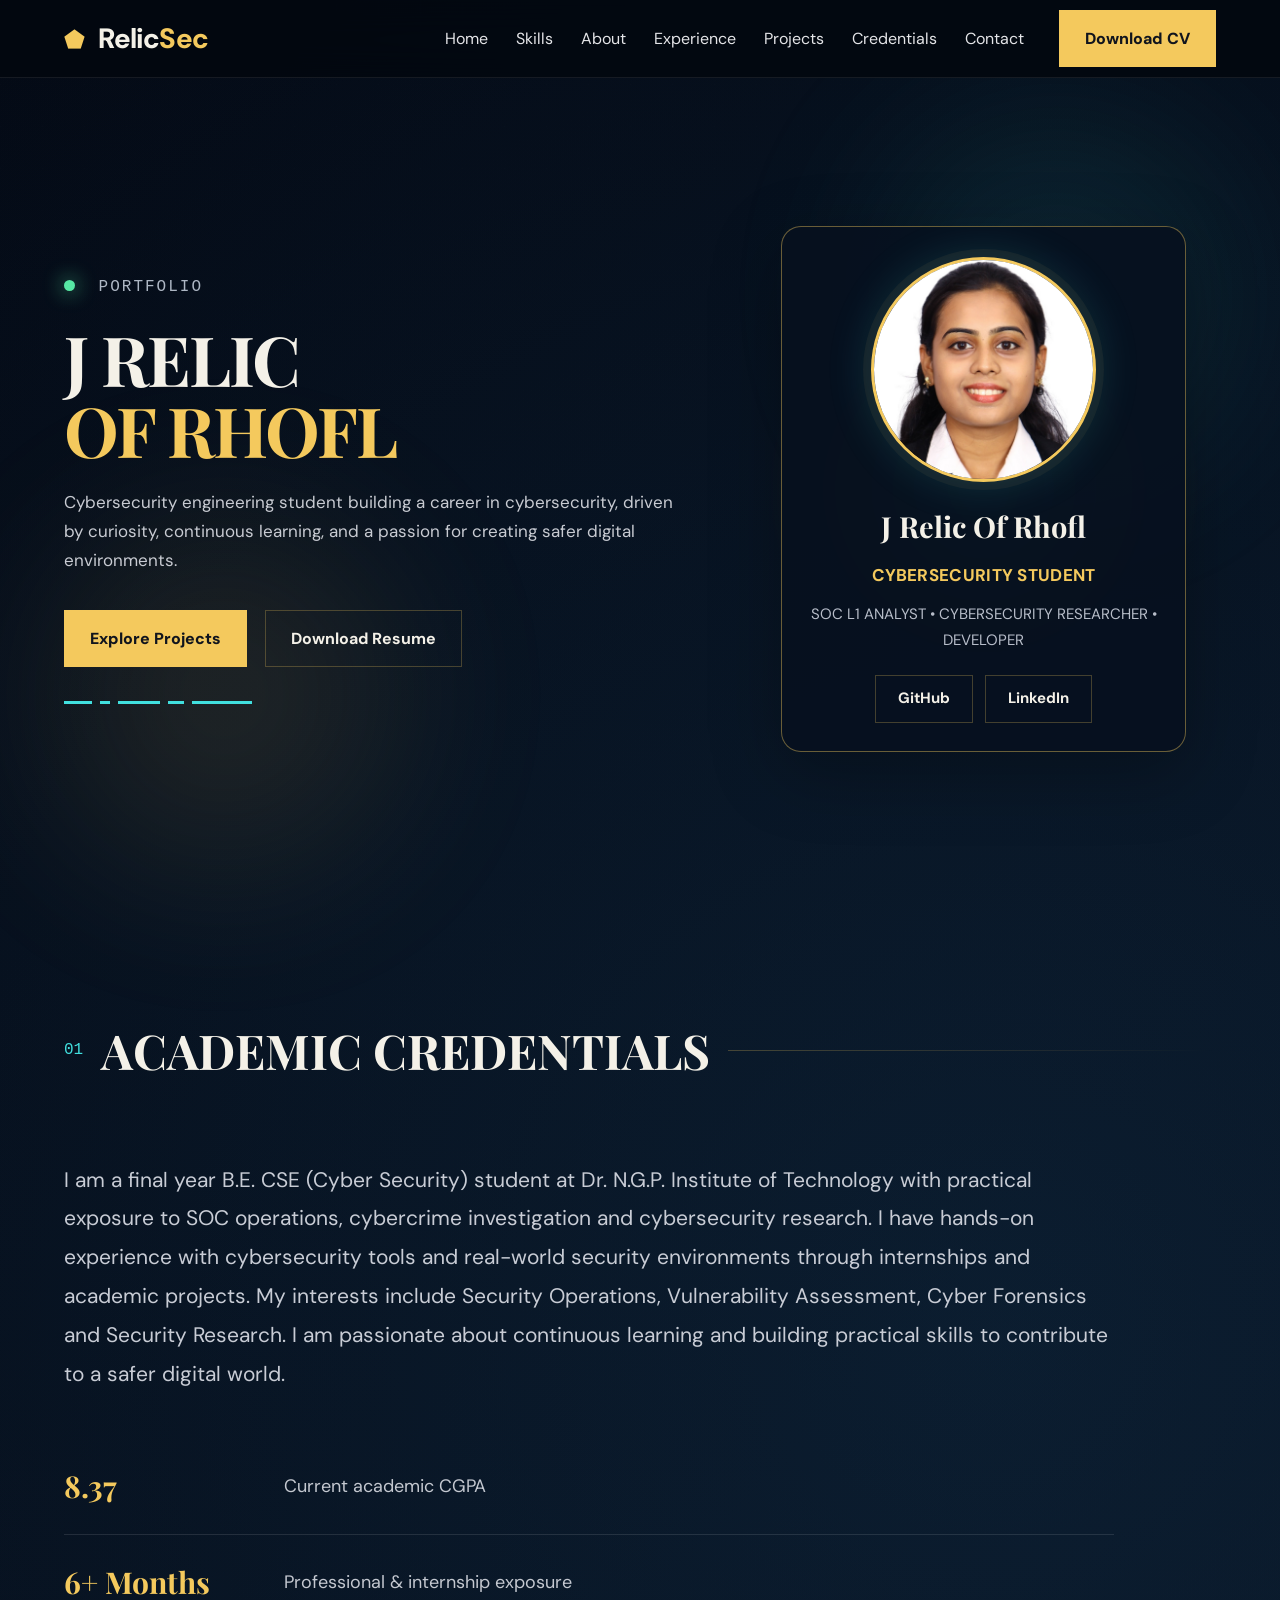
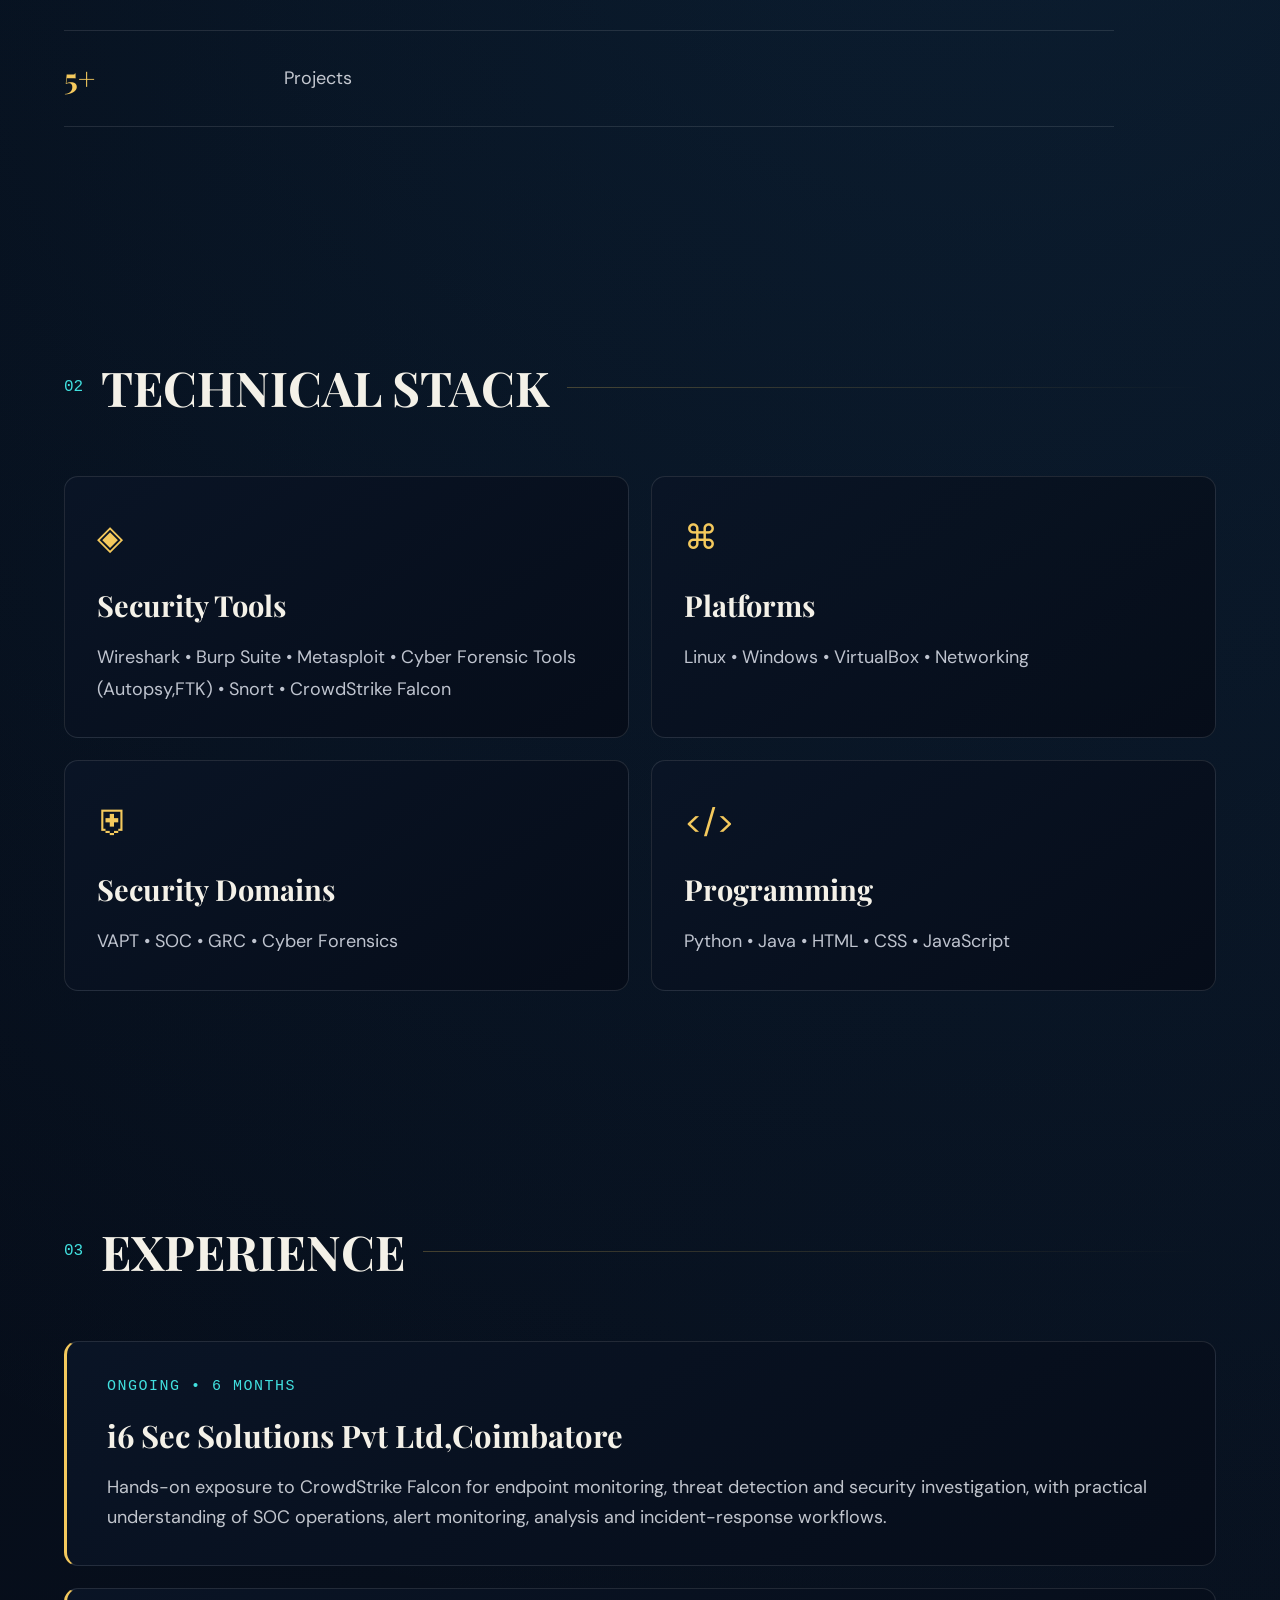
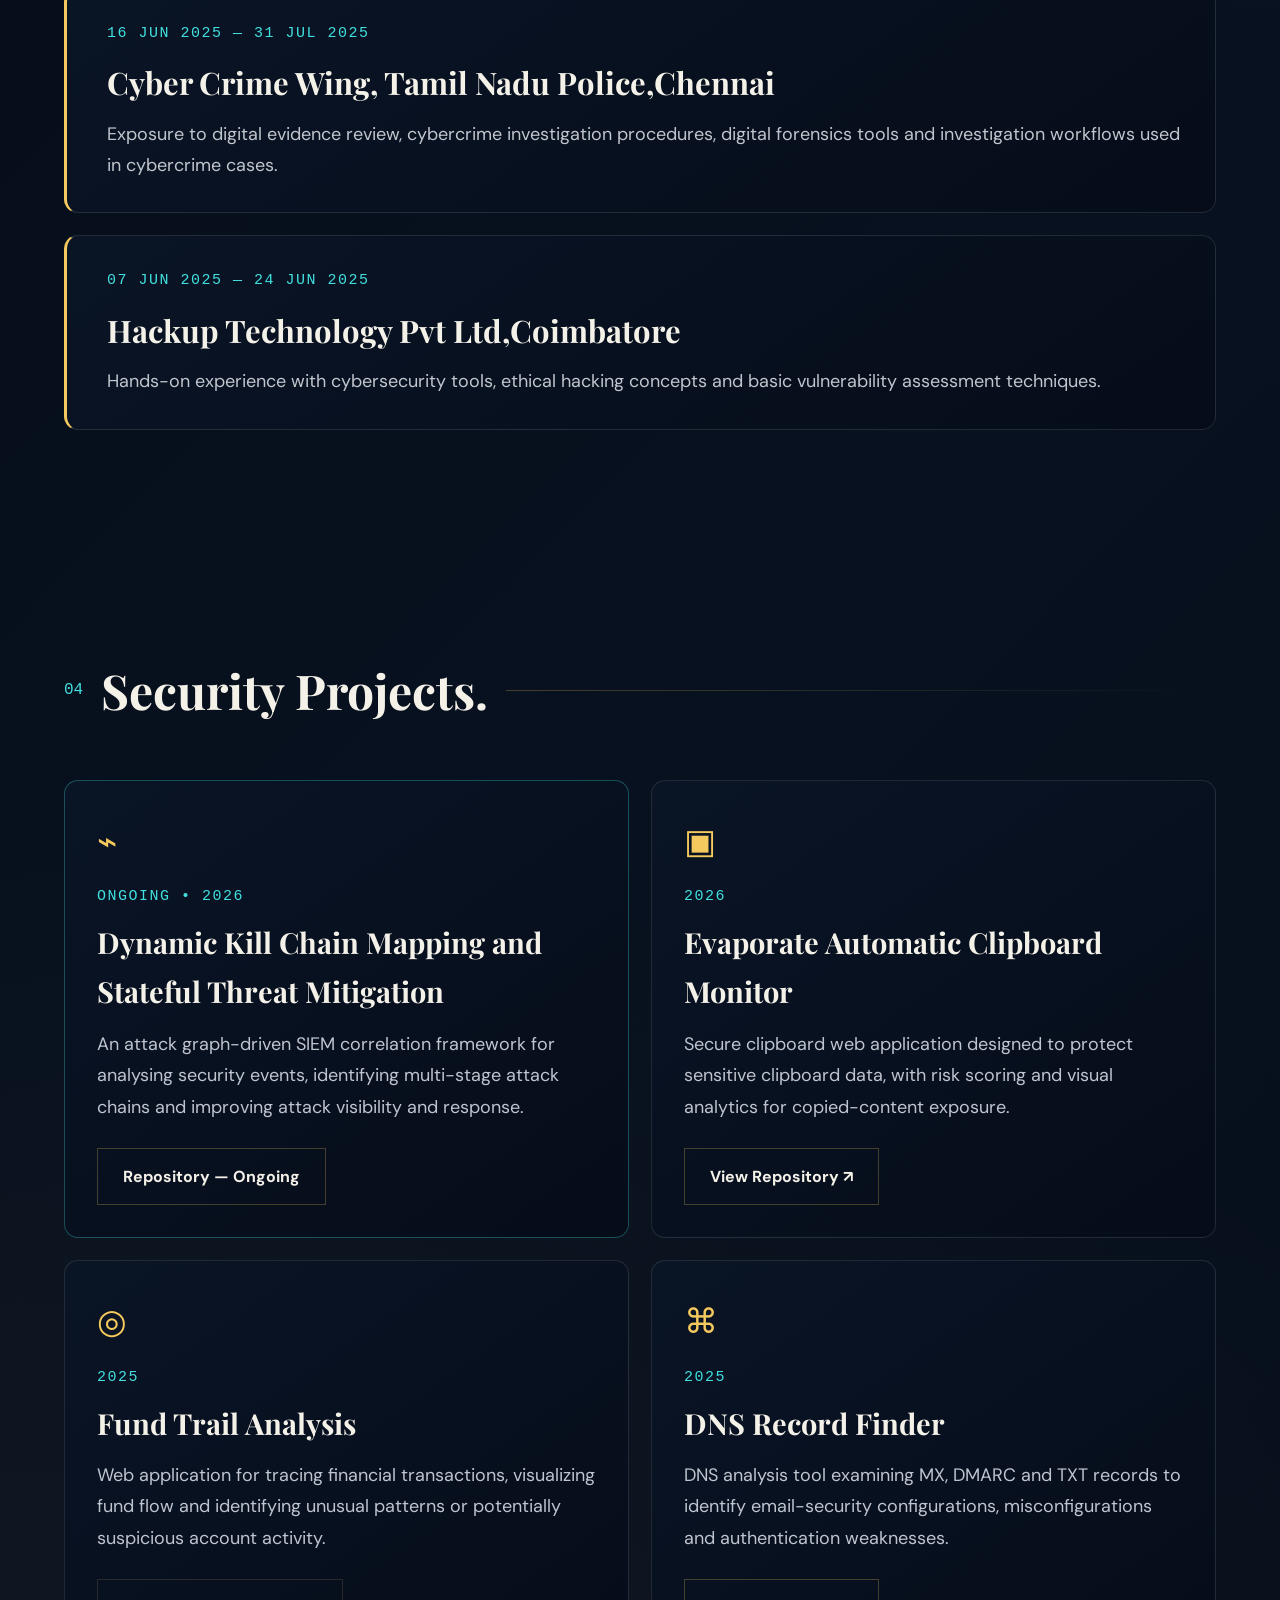
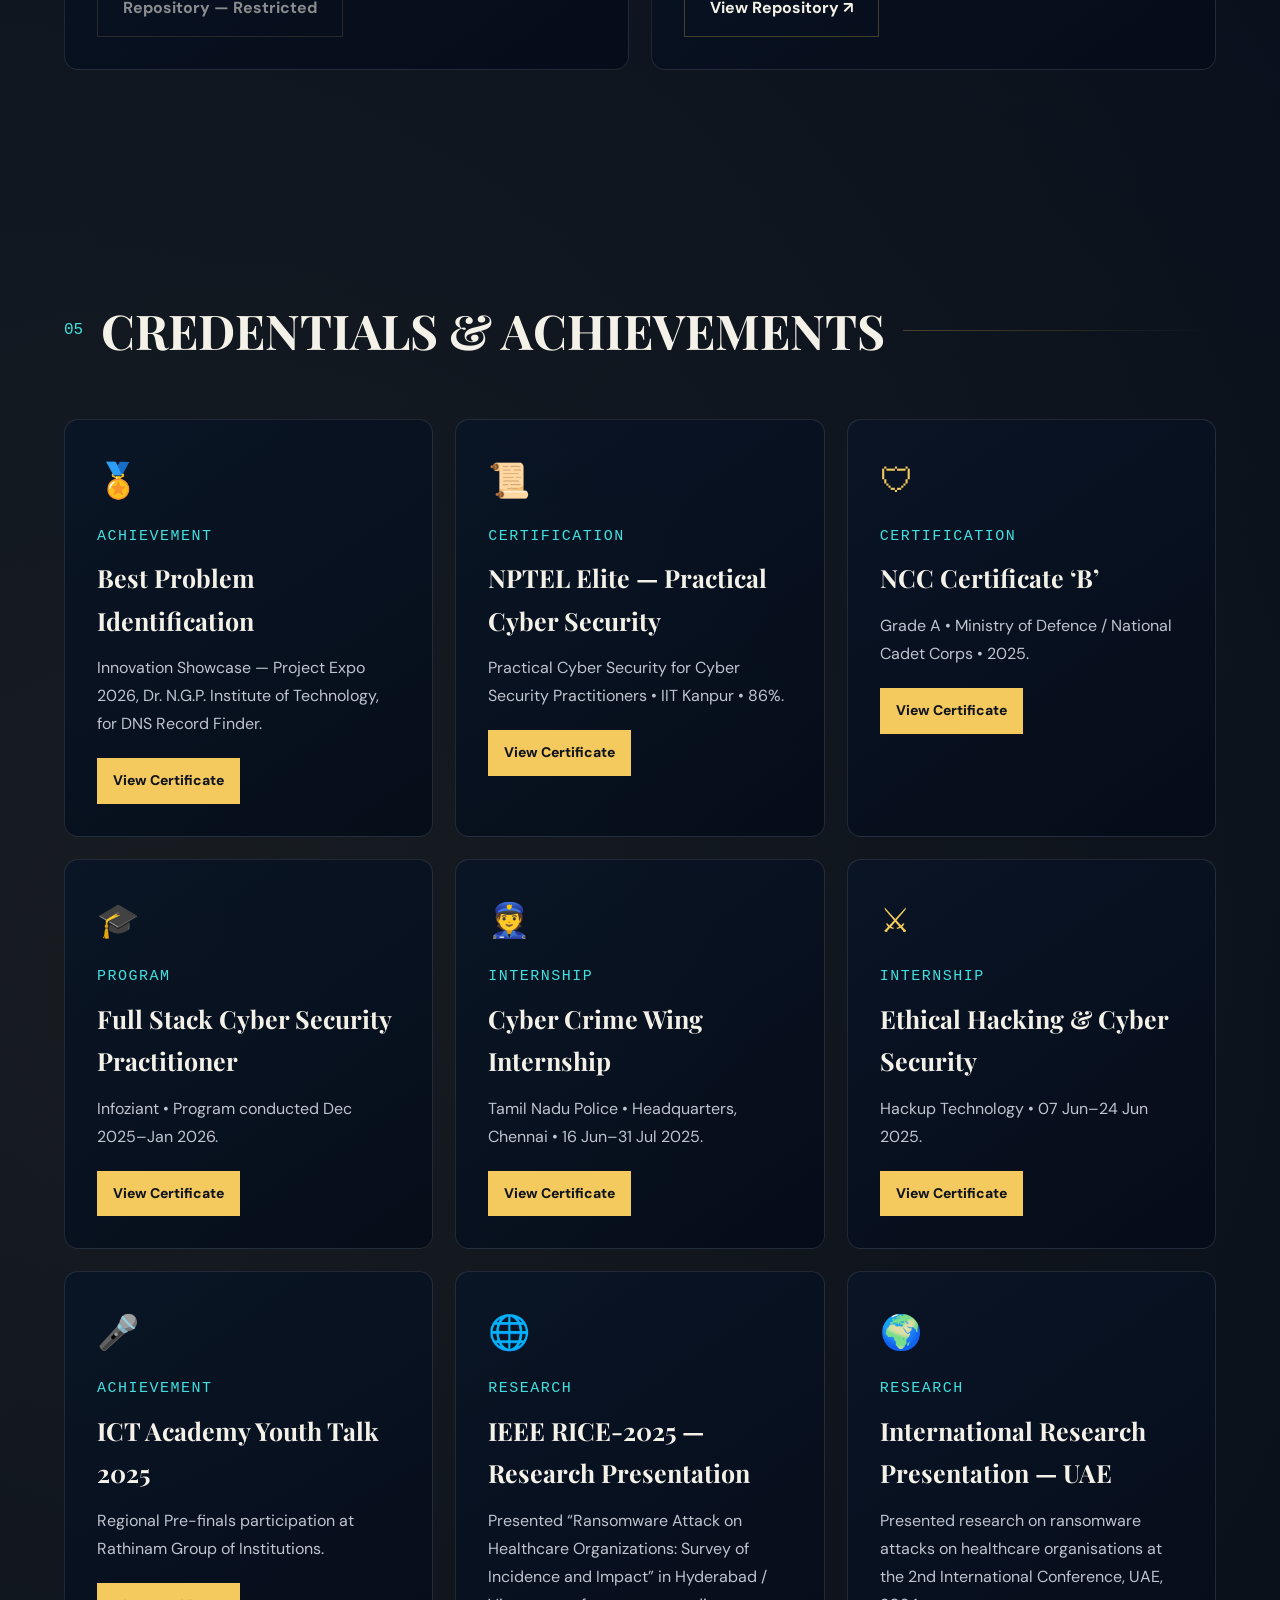
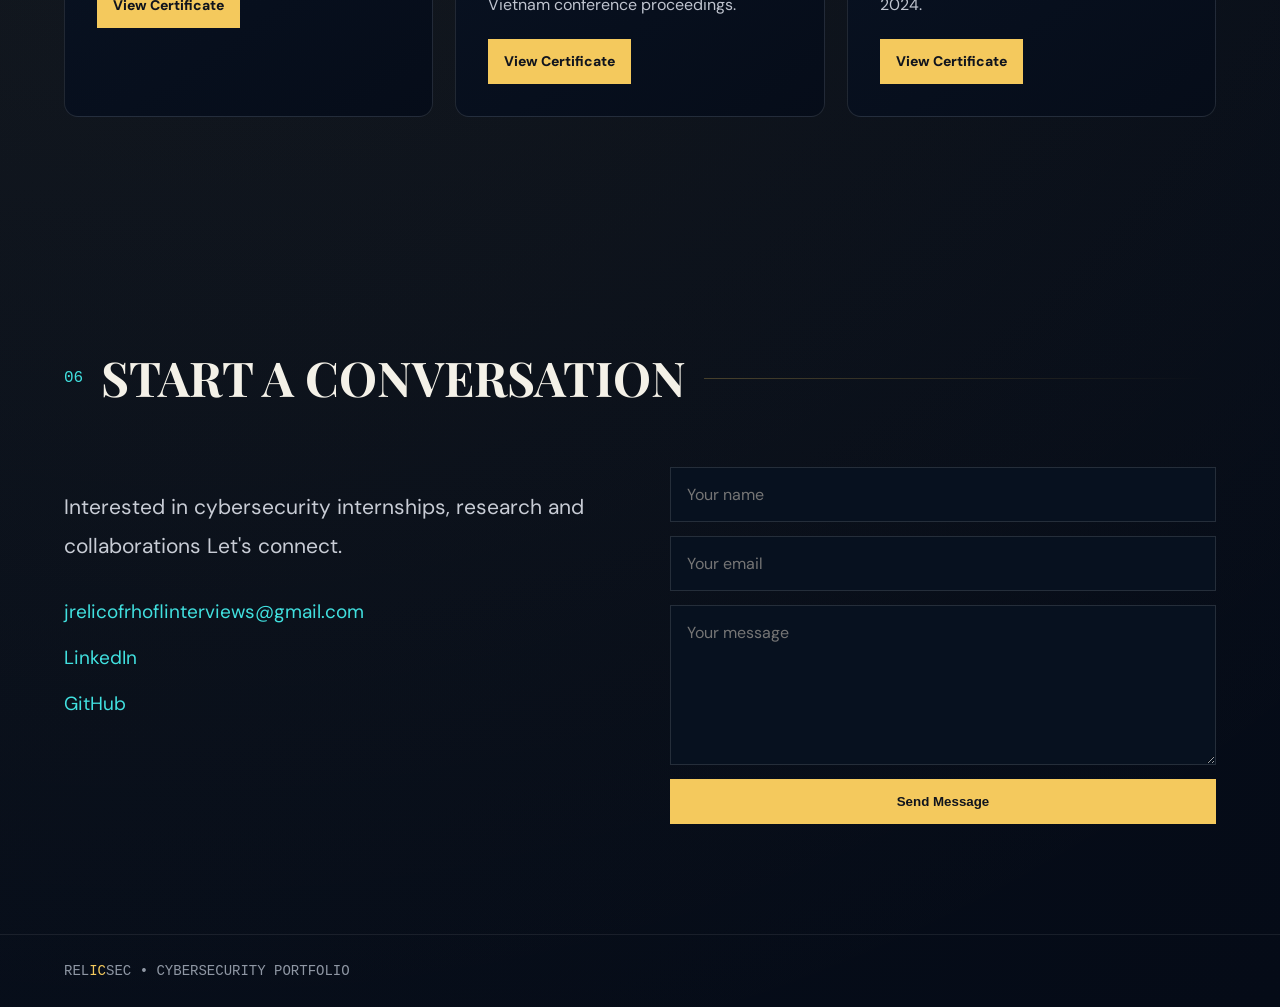
<file: index.html>
<!DOCTYPE html>
<html lang="en">
<head>
  <meta charset="UTF-8">
  <meta name="viewport" content="width=device-width, initial-scale=1.0">
  <meta name="description" content="J Relic of Rhofl — Portfolio">
  <title>RelicSec | J Relic Of Rhofl</title>
  <link rel="stylesheet" href="style.css">
</head>
<body>
  <div class="ambient ambient-a"></div>
  <div class="ambient ambient-b"></div>

  <header class="nav">
    <a class="brand" href="#home"><span class="brand-mark">⬟</span> Relic<span>Sec</span></a>
    <nav>
      <a href="#home">Home</a>
      <a href="#skills">Skills</a>
      <a href="#about">About</a>
      <a href="#experience">Experience</a>
      <a href="#projects">Projects</a>
      <a href="#credentials">Credentials</a>
      <a href="#contact">Contact</a>
    </nav>
    <a class="cv-btn" href="assets/resume.pdf" target="_blank">Download CV</a>
  </header>

  <main>
    <section id="home" class="hero section">
      <div class="hero-copy">
        <div class="eyebrow"><span class="pulse"></span> PORTFOLIO</div>
        <h1>J RELIC<br><em>OF RHOFL</em></h1>
        <p class="hero-text">
          Cybersecurity engineering student building a career in cybersecurity, driven by curiosity, continuous learning, and a passion for creating safer digital environments.
        </p>
        <div class="actions">
          <a class="gold-btn" href="#projects">Explore Projects</a>
          <a class="outline-btn" href="assets/resume.pdf" target="_blank">Download Resume</a>
        </div>
        <div class="signal-line"><span></span><span></span><span></span><span></span><span></span></div>
      </div>

      <div class="hero-visual profile-hero">
        <div class="profile-glow"></div>
        <div class="profile-card">
          <img src="assets/profile.jpg" alt="J Relic Of Rhofl" class="hero-profile">
          <h3>J Relic Of Rhofl</h3>
          <strong>CYBERSECURITY STUDENT</strong>
          <p>SOC L1 ANALYST • CYBERSECURITY RESEARCHER • DEVELOPER</p>
          <div class="profile-socials">
            <a href="https://github.com/Relic29" target="_blank">GitHub</a>
            <a href="https://www.linkedin.com/" target="_blank">LinkedIn</a>
          </div>
        </div>
      </div>
    </section>

    <section id="about" class="section about">
      <div class="section-title"><span>01</span><h2>ACADEMIC CREDENTIALS</h2></div>
      <div class="about-grid">
        <div>
          <p class="lead">
            I am a final year B.E. CSE (Cyber Security) student at Dr. N.G.P. Institute of Technology with practical exposure to SOC operations, cybercrime investigation and cybersecurity research.
I have hands-on experience with cybersecurity tools and real-world security environments through internships and academic projects.
My interests include Security Operations, Vulnerability Assessment, Cyber Forensics and Security Research.
I am passionate about continuous learning and building practical skills to contribute to a safer digital world.
          </p>
          <div class="stats">
            <div><b>8.37</b><span>Current academic CGPA</span></div>
            <div><b>6+ Months</b><span>Professional & internship exposure</span></div>
            <div><b>5+</b><span>Projects</span></div>
          </div>
        </div>
      </div>
    </section>

    <section id="skills" class="section">
      <div class="section-title"><span>02</span><h2>TECHNICAL STACK</h2></div>
      <div class="skill-grid">
        <article class="skill-card">
          <div class="icon">◈</div><h3>Security Tools</h3>
          <p>Wireshark • Burp Suite • Metasploit • Cyber Forensic Tools (Autopsy,FTK) • Snort • CrowdStrike Falcon</p>
        </article>
        <article class="skill-card">
          <div class="icon">⌘</div><h3>Platforms</h3>
          <p>Linux • Windows • VirtualBox • Networking</p>
        </article>
        <article class="skill-card">
          <div class="icon">⛨</div><h3>Security Domains</h3>
          <p>VAPT • SOC • GRC • Cyber Forensics</p>
        </article>
        <article class="skill-card">
          <div class="icon">&lt;/&gt;</div><h3>Programming</h3>
          <p>Python • Java • HTML • CSS • JavaScript</p>
        </article>
      </div>
    </section>

    <section id="experience" class="section">
      <div class="section-title"><span>03</span><h2>EXPERIENCE</h2></div>
      <div class="timeline">
        <article class="experience-card">
          <div class="date">ONGOING • 6 MONTHS</div>
          <h3>i6 Sec Solutions Pvt Ltd,Coimbatore</h3>
          <p>Hands-on exposure to CrowdStrike Falcon for endpoint monitoring, threat detection and security investigation, with practical understanding of SOC operations, alert monitoring, analysis and incident-response workflows.</p>
        </article>
        <article class="experience-card">
          <div class="date">16 JUN 2025 — 31 JUL 2025</div>
          <h3>Cyber Crime Wing, Tamil Nadu Police,Chennai</h3>
          <p>Exposure to digital evidence review, cybercrime investigation procedures, digital forensics tools and investigation workflows used in cybercrime cases.</p>
        </article>
        <article class="experience-card">
          <div class="date">07 JUN 2025 — 24 JUN 2025</div>
          <h3>Hackup Technology Pvt Ltd,Coimbatore</h3>
          <p>Hands-on experience with cybersecurity tools, ethical hacking concepts and basic vulnerability assessment techniques.</p>
        </article>
      </div>
    </section>

    <section id="projects" class="section">
      <div class="section-title"><span>04</span><h2>Security Projects.</h2></div>
      <div class="project-grid">
        <article class="project-card featured">
          <div class="project-icon">⌁</div><div class="tag">ONGOING • 2026</div>
          <h3>Dynamic Kill Chain Mapping and Stateful Threat Mitigation</h3>
          <p>An attack graph-driven SIEM correlation framework for analysing security events, identifying multi-stage attack chains and improving attack visibility and response.</p>
          <a class="project-btn" href="#" onclick="return false;">Repository — Ongoing</a>
        </article>
        <article class="project-card">
          <div class="project-icon">▣</div><div class="tag">2026</div>
          <h3>Evaporate Automatic Clipboard Monitor</h3>
          <p>Secure clipboard web application designed to protect sensitive clipboard data, with risk scoring and visual analytics for copied-content exposure.</p>
          <a class="project-btn" href="https://github.com/Relic29/EVAPOCLIP" target="_blank">View Repository ↗</a>
        </article>
        <article class="project-card">
          <div class="project-icon">◎</div><div class="tag">2025</div>
          <h3>Fund Trail Analysis</h3>
          <p>Web application for tracing financial transactions, visualizing fund flow and identifying unusual patterns or potentially suspicious account activity.</p>
          <span class="project-btn disabled">Repository — Restricted</span>
        </article>
        <article class="project-card">
          <div class="project-icon">⌘</div><div class="tag">2025</div>
          <h3>DNS Record Finder</h3>
          <p>DNS analysis tool examining MX, DMARC and TXT records to identify email-security configurations, misconfigurations and authentication weaknesses.</p>
          <a class="project-btn" href="https://github.com/Relic29/DNS-RECORD-FINDER" target="_blank">View Repository ↗</a>
        </article>
      </div>
    </section>

    <section id="credentials" class="section">
      <div class="section-title"><span>05</span><h2>CREDENTIALS & ACHIEVEMENTS</h2></div>
      <div class="credential-grid">
        <article class="credential-card award">
          <div class="credential-icon">🏅</div><div class="tag">ACHIEVEMENT</div>
          <h3>Best Problem Identification</h3><p>Innovation Showcase — Project Expo 2026, Dr. N.G.P. Institute of Technology, for DNS Record Finder.</p>
          <a class="gold-btn small" href="assets/certificates/best-problem-identification.pdf" target="_blank">View Certificate</a>
        </article>
        <article class="credential-card">
          <div class="credential-icon">📜</div><div class="tag">CERTIFICATION</div>
          <h3>NPTEL Elite — Practical Cyber Security</h3><p>Practical Cyber Security for Cyber Security Practitioners • IIT Kanpur • 86%.</p>
          <a class="gold-btn small" href="assets/certificates/nptel-practical-cyber-security.pdf" target="_blank">View Certificate</a>
        </article>
        <article class="credential-card">
          <div class="credential-icon">🛡</div><div class="tag">CERTIFICATION</div>
          <h3>NCC Certificate ‘B’</h3><p>Grade A • Ministry of Defence / National Cadet Corps • 2025.</p>
          <a class="gold-btn small" href="assets/certificates/ncc-certificate-b.pdf" target="_blank">View Certificate</a>
        </article>
        <article class="credential-card">
          <div class="credential-icon">🎓</div><div class="tag">PROGRAM</div>
          <h3>Full Stack Cyber Security Practitioner</h3><p>Infoziant • Program conducted Dec 2025–Jan 2026.</p>
          <a class="gold-btn small" href="assets/certificates/infoziant-full-stack-cyber-security-practitioner.pdf" target="_blank">View Certificate</a>
        </article>
        <article class="credential-card">
          <div class="credential-icon">👮</div><div class="tag">INTERNSHIP</div>
          <h3>Cyber Crime Wing Internship</h3><p>Tamil Nadu Police • Headquarters, Chennai • 16 Jun–31 Jul 2025.</p>
          <a class="gold-btn small" href="assets/certificates/cyber-crime-wing-internship.pdf" target="_blank">View Certificate</a>
        </article>
        <article class="credential-card">
          <div class="credential-icon">⚔</div><div class="tag">INTERNSHIP</div>
          <h3>Ethical Hacking & Cyber Security</h3><p>Hackup Technology • 07 Jun–24 Jun 2025.</p>
          <a class="gold-btn small" href="assets/certificates/hackup-internship.pdf" target="_blank">View Certificate</a>
        </article>
        <article class="credential-card">
          <div class="credential-icon">🎤</div><div class="tag">ACHIEVEMENT</div>
          <h3>ICT Academy Youth Talk 2025</h3><p>Regional Pre-finals participation at Rathinam Group of Institutions.</p>
          <a class="gold-btn small" href="assets/certificates/ict-academy-youth-talk.pdf" target="_blank">View Certificate</a>
        </article>
        <article class="credential-card">
          <div class="credential-icon">🌐</div><div class="tag">RESEARCH</div>
          <h3>IEEE RICE-2025 — Research Presentation</h3><p>Presented “Ransomware Attack on Healthcare Organizations: Survey of Incidence and Impact” in Hyderabad / Vietnam conference proceedings.</p>
          <a class="gold-btn small" href="assets/certificates/rice-2025-ransomware-paper.pdf" target="_blank">View Certificate</a>
        </article>
        <article class="credential-card">
          <div class="credential-icon">🌍</div><div class="tag">RESEARCH</div>
          <h3>International Research Presentation — UAE</h3><p>Presented research on ransomware attacks on healthcare organisations at the 2nd International Conference, UAE, 2024.</p>
          <a class="gold-btn small" href="assets/certificates/uae-ransomware-presentation.pdf" target="_blank">View Certificate</a>
        </article>
      </div>
    </section>

    <section id="contact" class="section contact">
      <div class="section-title"><span>06</span><h2>START A CONVERSATION</h2></div>
      <div class="contact-grid">
        <div>
          <p class="lead">Interested in cybersecurity internships, research and collaborations Let's connect.</p>
          <div class="contact-lines">
            <a href="mailto:jrelicofrhoflinterviews@gmail.com">jrelicofrhoflinterviews@gmail.com</a>
            <a href="https://www.linkedin.com/in/j-relic-of-rhofl-a2ab7236b/" target="_blank">LinkedIn</a>
            <a href="https://github.com/Relic29" target="_blank">GitHub</a>
          </div>
        </div>
        <form class="message-box" action="mailto:jrelicofrhoflinterviews@gmail.com" method="post" enctype="text/plain">
          <input type="text" name="name" placeholder="Your name" required>
          <input type="email" name="email" placeholder="Your email" required>
          <textarea name="message" rows="6" placeholder="Your message" required></textarea>
          <button class="gold-btn" type="submit">Send Message</button>
        </form>
      </div>
    </section>
  </main>

  <footer>
    <span>REL<em>IC</em>SEC • CYBERSECURITY PORTFOLIO</span>
  </footer>
  <script src="script.js"></script>
</body>
</html>
</file>
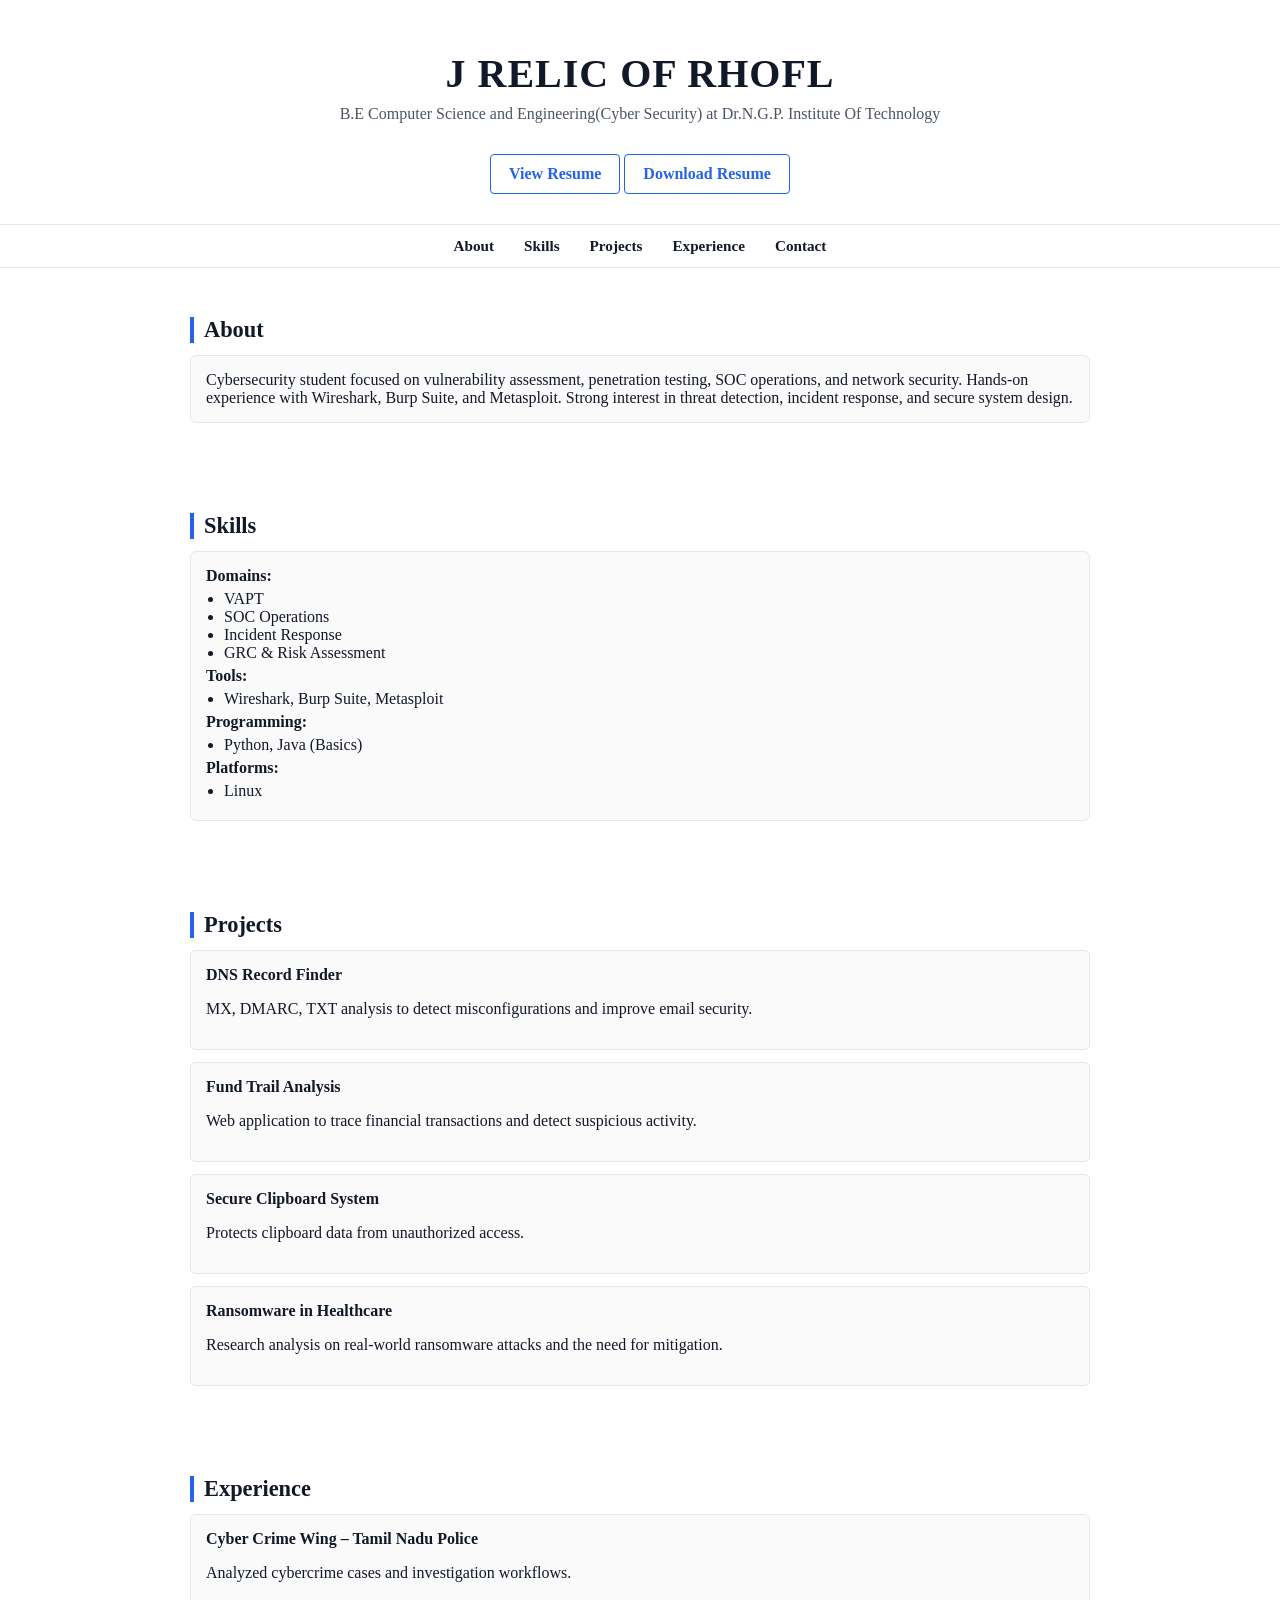
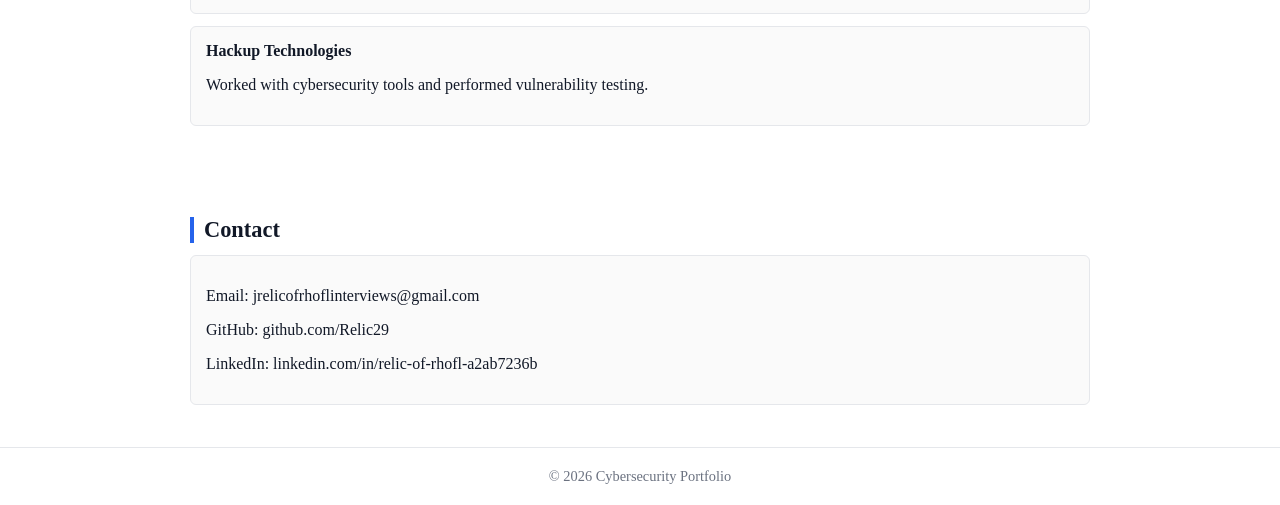
<file: docs/index.html>
<!DOCTYPE html>
<html lang="en">
<head>
<meta charset="UTF-8">
<meta name="viewport" content="width=device-width, initial-scale=1.0">
<title>J RELIC OF RHOFL | Cybersecurity Portfolio</title>

<style>
body {
  margin: 0;
  font-family: "Times New Roman", Times, serif;
  background: #ffffff;
  color: #111827;
}

header {
  text-align: center;
  padding: 50px 20px 30px;
  border-bottom: 1px solid #e5e7eb;
}

header h1 {
  font-size: 2.5rem;
  margin: 0;
  letter-spacing: 1px;
}

header p {
  margin-top: 8px;
  color: #4b5563;
  font-size: 1rem;
}

nav {
  display: flex;
  justify-content: center;
  gap: 30px;
  padding: 12px;
  border-bottom: 1px solid #e5e7eb;
}

nav a {
  text-decoration: none;
  color: #111827;
  font-weight: 600;
  font-size: 0.95rem;
}

nav a:hover {
  color: #2563eb;
}

section {
  max-width: 900px;
  margin: auto;
  padding: 30px 20px;
}

h2 {
  font-size: 1.4rem;
  margin-bottom: 12px;
  border-left: 4px solid #2563eb;
  padding-left: 10px;
}

.card {
  border: 1px solid #e5e7eb;
  border-radius: 6px;
  padding: 15px;
  margin-bottom: 12px;
  background: #fafafa;
}

ul {
  margin: 5px 0;
  padding-left: 18px;
}

.footer {
  text-align: center;
  padding: 20px;
  border-top: 1px solid #e5e7eb;
  color: #6b7280;
  font-size: 0.9rem;
}
.resume-btn {
  display: inline-block;
  margin-top: 15px;
  padding: 10px 18px;
  border: 1px solid #2563eb;
  color: #2563eb;
  text-decoration: none;
  font-weight: 600;
  border-radius: 4px;
  transition: 0.3s;
}

.resume-btn:hover {
  background: #2563eb;
  color: #ffffff;
}

</style>
</head>

<body>

<header>
  <h1>J RELIC OF RHOFL</h1>
  <p>B.E Computer Science and Engineering(Cyber Security) at Dr.N.G.P. Institute Of Technology</p>
  <a href="resume.pdf" target="_blank" class="resume-btn">View Resume</a>
  <a href="resume.pdf" download class="resume-btn">Download Resume</a>
</header>

<nav>
  <a href="#about">About</a>
  <a href="#skills">Skills</a>
  <a href="#projects">Projects</a>
  <a href="#experience">Experience</a>
  <a href="#contact">Contact</a>
</nav>

<section id="about">
  <h2>About</h2>
  <div class="card">
    Cybersecurity student focused on vulnerability assessment, penetration testing, SOC operations, and network security. Hands-on experience with Wireshark, Burp Suite, and Metasploit. Strong interest in threat detection, incident response, and secure system design.
  </div>
</section>

<section id="skills">
  <h2>Skills</h2>
  <div class="card">
    <b>Domains:</b>
    <ul>
      <li>VAPT</li>
      <li>SOC Operations</li>
      <li>Incident Response</li>
      <li>GRC & Risk Assessment</li>
    </ul>

    <b>Tools:</b>
    <ul>
      <li>Wireshark, Burp Suite, Metasploit</li>
    </ul>

    <b>Programming:</b>
    <ul>
      <li>Python, Java (Basics) </li>
    </ul>

    <b>Platforms:</b>
    <ul>
      <li>Linux</li>
    </ul>
  </div>
</section>

<section id="projects">
  <h2>Projects</h2>

  <div class="card">
    <b>DNS Record Finder</b>
    <p>MX, DMARC, TXT analysis to detect misconfigurations and improve email security.</p>
  </div>

  <div class="card">
    <b>Fund Trail Analysis</b>
    <p>Web application to trace financial transactions and detect suspicious activity.</p>
  </div>

  <div class="card">
    <b>Secure Clipboard System</b>
    <p>Protects clipboard data from unauthorized access.</p>
  </div>

  <div class="card">
    <b>Ransomware in Healthcare</b>
    <p>Research analysis on real-world ransomware attacks and the need for mitigation.</p>
  </div>

</section>

<section id="experience">
  <h2>Experience</h2>

  <div class="card">
    <b>Cyber Crime Wing – Tamil Nadu Police</b>
    <p>Analyzed cybercrime cases and investigation workflows.</p>
  </div>

  <div class="card">
    <b>Hackup Technologies</b>
    <p>Worked with cybersecurity tools and performed vulnerability testing.</p>
  </div>

</section>

<section id="contact">
  <h2>Contact</h2>
  <div class="card">
    <p>Email: jrelicofrhoflinterviews@gmail.com</p>
    <p>GitHub: github.com/Relic29</p>
    <p>LinkedIn: linkedin.com/in/relic-of-rhofl-a2ab7236b</p>
  </div>
</section>

<div class="footer">
  © 2026 Cybersecurity Portfolio
</div>

</body>
</html>
</file>
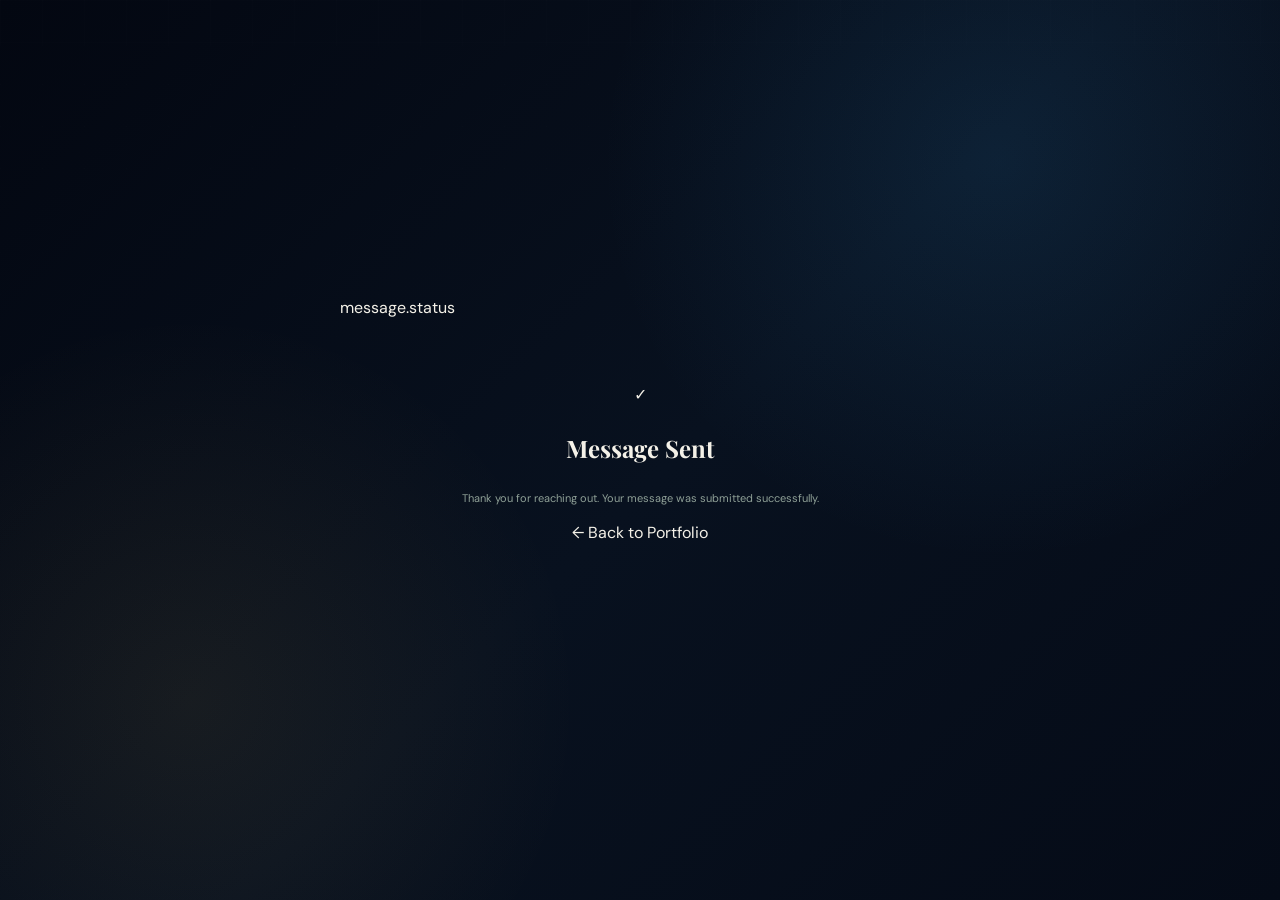
<file: success.html>
<!doctype html><html><head><meta charset="utf-8"><meta name="viewport" content="width=device-width,initial-scale=1"><title>Message Sent | J Relic Of Rhofl</title><link rel="stylesheet" href="style.css"></head><body><main class="main" style="margin-left:0;width:100%;min-height:100vh;display:grid;place-items:center"><div class="window" style="max-width:600px;width:90%"><div class="chrome"><b></b><b></b><b></b><span>message.status</span></div><div class="section-body" style="text-align:center;padding:60px 30px"><div class="section-head"><span>✓</span><h2>Message Sent</h2></div><p style="font-size:11px;color:#8fa097">Thank you for reaching out. Your message was submitted successfully.</p><a class="primary-btn" href="index.html">← Back to Portfolio</a></div></div></main></body></html>
</file>
<file: style.css>
@import url('https://fonts.googleapis.com/css2?family=DM+Sans:wght@400;500;600;700&family=Playfair+Display:wght@600;700;800&display=swap');

:root{
  --bg:#050a14;
  --bg2:#081223;
  --panel:#0a1425;
  --panel2:#0d192c;
  --gold:#f4c95d;
  --gold2:#ffe29a;
  --cyan:#41e0df;
  --text:#f4f1e8;
  --muted:#b7bdc9;
  --line:rgba(244,201,93,.26);
  --blue-line:rgba(80,170,255,.15);
}
*{box-sizing:border-box}
html{scroll-behavior:smooth}
body{
  margin:0;background:
    radial-gradient(circle at 78% 18%,rgba(52,152,219,.12),transparent 32%),
    radial-gradient(circle at 15% 78%,rgba(244,201,93,.07),transparent 30%),
    linear-gradient(135deg,#030711 0%,#08111f 52%,#050b17 100%);
  color:var(--text);font-family:"DM Sans",Arial,sans-serif;font-size:16px;line-height:1.7;overflow-x:hidden;
}
body:before{
  content:"";position:fixed;inset:0;pointer-events:none;opacity:.22;
  background-image:linear-gradient(rgba(255,255,255,.035) 1px,transparent 1px),linear-gradient(90deg,rgba(255,255,255,.035) 1px,transparent 1px);
  background-size:42px 42px;mask-image:linear-gradient(to bottom,black,transparent 90%);
}
a{color:inherit;text-decoration:none}
.nav{
  position:sticky;top:0;z-index:50;height:78px;padding:0 5vw;display:flex;align-items:center;gap:35px;
  background:rgba(3,8,16,.92);backdrop-filter:blur(18px);border-bottom:1px solid rgba(255,255,255,.08)
}
.brand{font-size:28px;font-weight:800;letter-spacing:-.8px;margin-right:auto}.brand span{color:var(--gold)}.brand-mark{color:var(--gold);font-size:23px;margin-right:10px}
.nav nav{display:flex;gap:28px;align-items:center}.nav nav a{font-size:16px;color:#e4e5e8;transition:.25s}.nav nav a:hover{color:var(--gold)}
.cv-btn,.gold-btn{background:var(--gold);color:#10141d;padding:14px 25px;font-weight:800;border:1px solid var(--gold);display:inline-flex;justify-content:center;align-items:center;transition:.25s}
.cv-btn:hover,.gold-btn:hover{background:var(--gold2);transform:translateY(-2px);box-shadow:0 10px 30px rgba(244,201,93,.16)}
.outline-btn,.project-btn{border:1px solid var(--line);padding:14px 25px;font-weight:700;display:inline-flex;justify-content:center;align-items:center;transition:.25s}
.outline-btn:hover,.project-btn:hover{border-color:var(--gold);color:var(--gold)}
.section{width:min(1280px,90vw);margin:auto;padding:110px 0;position:relative}
.hero{min-height:calc(100vh - 78px);display:grid;grid-template-columns:1.15fr .85fr;align-items:center;gap:60px}
.eyebrow{font-family:monospace;letter-spacing:2px;color:#aeb7c4;font-size:16px;margin-bottom:22px}.pulse{display:inline-block;width:11px;height:11px;border-radius:50%;background:#57e8a4;box-shadow:0 0 20px #57e8a4;margin-right:12px}
.terminal{font-family:monospace;color:#a7b0bc;font-size:17px;margin-bottom:18px}.terminal strong{color:#fff}.terminal span{color:var(--gold)}
h1,h2,h3{font-family:"Playfair Display",Georgia,serif}
h1{font-size:clamp(52px,5.4vw,78px);line-height:1.02;letter-spacing:-2px;margin:0 0 24px;max-width:760px}
h1 em{font-style:normal;color:var(--gold)}
.hero-text{font-size:17px;max-width:680px;color:#c8cbd2;margin-bottom:35px}.actions{display:flex;gap:18px;flex-wrap:wrap}
.signal-line{display:flex;gap:8px;margin-top:34px}.signal-line span{height:3px;background:var(--cyan);display:block;animation:signal 1.8s infinite ease-in-out}.signal-line span:nth-child(1){width:28px}.signal-line span:nth-child(2){width:10px;animation-delay:.2s}.signal-line span:nth-child(3){width:42px;animation-delay:.4s}.signal-line span:nth-child(4){width:16px;animation-delay:.6s}.signal-line span:nth-child(5){width:60px;animation-delay:.8s}
@keyframes signal{0%,100%{opacity:.25;transform:scaleX(.7)}50%{opacity:1;transform:scaleX(1)}}
.hero-visual{min-height:520px;position:relative;display:grid;place-items:center}.profile-hero{isolation:isolate}.profile-glow{position:absolute;width:440px;height:440px;border-radius:50%;background:radial-gradient(circle,rgba(65,224,223,.20),rgba(244,201,93,.08) 42%,transparent 70%);filter:blur(12px);z-index:-1}.profile-card{width:min(405px,90vw);padding:30px 28px 28px;background:rgba(7,17,31,.92);border:1px solid rgba(244,201,93,.42);border-radius:20px;text-align:center;box-shadow:0 20px 70px rgba(0,0,0,.28)}.profile-status{font:700 14px monospace;letter-spacing:1.4px;color:#57e8a4;margin-bottom:22px}.profile-status span{display:inline-block;width:10px;height:10px;border-radius:50%;background:#57e8a4;box-shadow:0 0 18px #57e8a4;margin-right:10px}.hero-profile{width:225px;height:225px;object-fit:cover;border-radius:50%;border:3px solid var(--gold);box-shadow:0 0 0 8px rgba(244,201,93,.05),0 0 45px rgba(65,224,223,.18);display:block;margin:0 auto 20px}.profile-card h3{font-family:"Playfair Display",Georgia,serif;font-size:29px;margin:0 0 10px}.profile-card>strong{font-size:17px;color:var(--gold);letter-spacing:.3px}.profile-card>p{font-size:15px;color:#b7bdc9;margin:12px 0 22px}.profile-socials{display:flex;justify-content:center;gap:12px}.profile-socials a{border:1px solid var(--line);padding:10px 22px;font-weight:700;font-size:15px;transition:.25s}.profile-socials a:hover{color:var(--gold);border-color:var(--gold);transform:translateY(-2px)}
.section-title{display:flex;align-items:center;gap:18px;margin-bottom:48px}.section-title span{color:var(--cyan);font-family:monospace;font-size:16px}.section-title h2{font-size:48px;margin:0}.section-title:after{content:"";height:1px;background:linear-gradient(90deg,var(--line),transparent);flex:1}
.about-grid{display:grid;grid-template-columns:1fr;gap:40px;align-items:start;max-width:1050px}.lead{font-size:21px;color:#c8ccd5;line-height:1.85}
.stats{margin-top:45px}.stats div{display:grid;grid-template-columns:190px 1fr;gap:30px;padding:22px 0;border-bottom:1px solid rgba(255,255,255,.11);align-items:center}.stats b{font-family:"Playfair Display";font-size:30px;color:var(--gold)}.stats span{font-size:18px;color:#c4c8d0}

.skill-grid,.project-grid,.credential-grid{display:grid;grid-template-columns:repeat(2,1fr);gap:22px}.skill-card,.project-card,.credential-card,.experience-card{background:linear-gradient(145deg,rgba(10,21,38,.96),rgba(6,13,25,.96));border:1px solid rgba(255,255,255,.11);border-radius:14px;padding:32px;transition:.3s}.skill-card:hover,.project-card:hover,.credential-card:hover{transform:translateY(-4px);border-color:var(--line)}
.icon,.project-icon,.credential-icon{font-size:34px;color:var(--gold);margin-bottom:14px}.skill-card h3,.project-card h3,.credential-card h3{font-size:29px;margin:4px 0 12px}.skill-card p,.project-card p,.credential-card p{font-size:18px;color:#bfc4cf;margin:0;line-height:1.75}
.timeline{display:grid;gap:22px}.experience-card{border-left:3px solid var(--gold);padding-left:40px}.date,.tag{font-family:monospace;letter-spacing:1.5px;color:var(--cyan);font-size:15px;text-transform:uppercase}.experience-card h3{font-size:31px;margin:10px 0}.experience-card p{font-size:18px;color:#c1c5cd;margin:0}
.project-card.featured{border-color:rgba(65,224,223,.3)}.project-card .tag,.credential-card .tag{margin-bottom:8px}.project-btn{margin-top:25px}.project-btn.disabled{opacity:.55;cursor:not-allowed}
.credential-grid{grid-template-columns:repeat(3,1fr)}.credential-card{min-height:330px}.credential-icon{font-size:34px}.credential-card h3{font-size:25px}.credential-card p{font-size:16px}.gold-btn.small{margin-top:20px;padding:10px 15px;font-size:14px}
.contact-grid{display:grid;grid-template-columns:1fr 1fr;gap:60px}.contact-lines{display:grid;gap:14px;margin-top:30px}.contact-lines a{font-size:19px;color:var(--cyan)}.message-box{display:grid;gap:14px}.message-box input,.message-box textarea{width:100%;background:#07111f;border:1px solid rgba(255,255,255,.12);color:#fff;padding:16px;font:16px "DM Sans",sans-serif;outline:none}.message-box input:focus,.message-box textarea:focus{border-color:var(--gold)}
footer{padding:28px 5vw;border-top:1px solid rgba(255,255,255,.08);display:flex;justify-content:space-between;gap:20px;color:#8f97a4;font:14px monospace}footer em{color:var(--gold);font-style:normal}
.ambient{position:fixed;width:320px;height:320px;border-radius:50%;filter:blur(100px);opacity:.12;pointer-events:none;z-index:-1}.ambient-a{background:var(--cyan);top:15%;right:5%}.ambient-b{background:var(--gold);bottom:5%;left:5%}
@media(max-width:1050px){.nav nav{gap:14px}.nav nav a{font-size:14px}.hero{grid-template-columns:1fr}.hero-visual{min-height:380px}.hero-profile{width:300px;height:300px}.profile-glow{width:320px;height:320px}.about-grid{grid-template-columns:1fr}.credential-grid{grid-template-columns:repeat(2,1fr)}}
@media(max-width:760px){body{font-size:16px}.nav{height:auto;padding:16px 5vw;flex-wrap:wrap}.nav nav{order:3;width:100%;overflow:auto;padding-bottom:4px}.cv-btn{margin-left:auto}.brand{font-size:24px}.section{padding:75px 0}.section-title h2{font-size:38px}h1{font-size:46px;letter-spacing:-1px}.hero-text{font-size:18px}.skill-grid,.project-grid,.credential-grid,.contact-grid{grid-template-columns:1fr}.stats div{grid-template-columns:1fr;gap:4px}.hero-visual{min-height:330px}.profile-card{width:min(380px,94vw)}.hero-profile{width:200px;height:200px}footer{flex-direction:column}}
</file>
